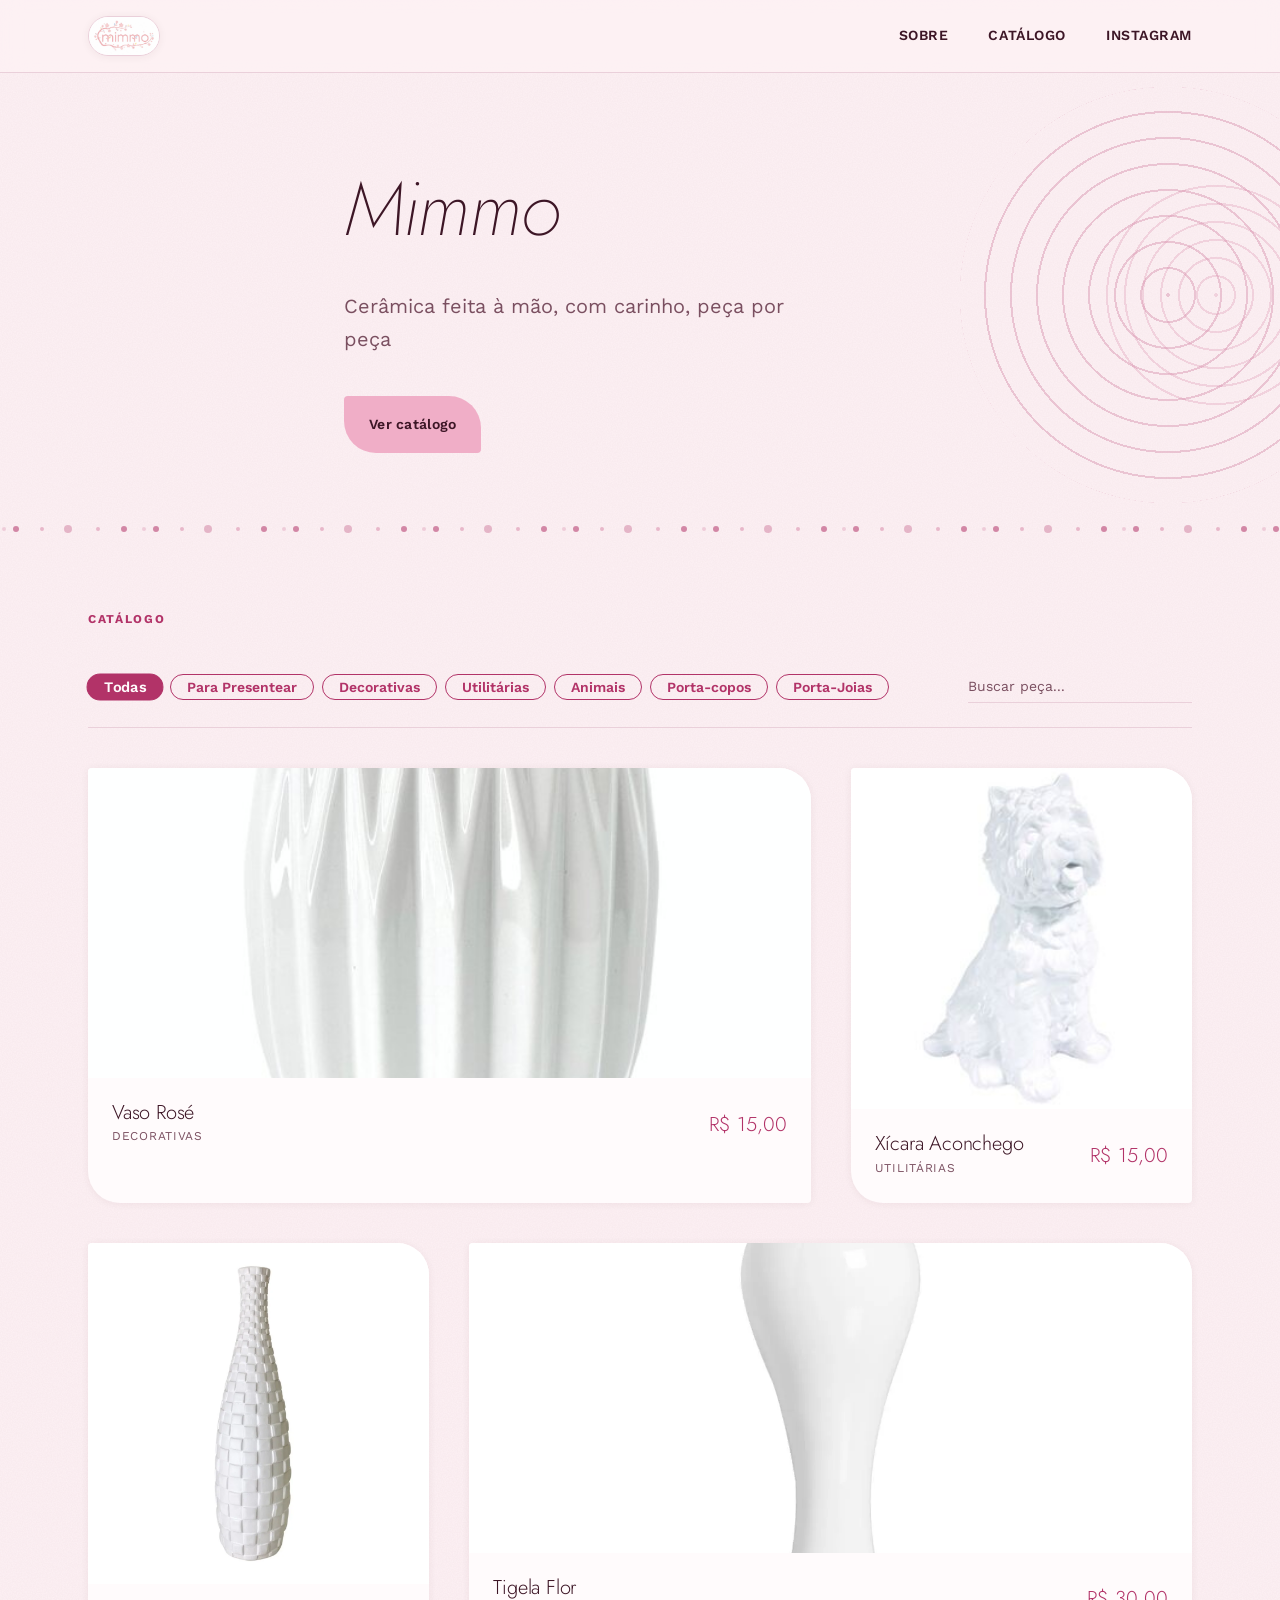
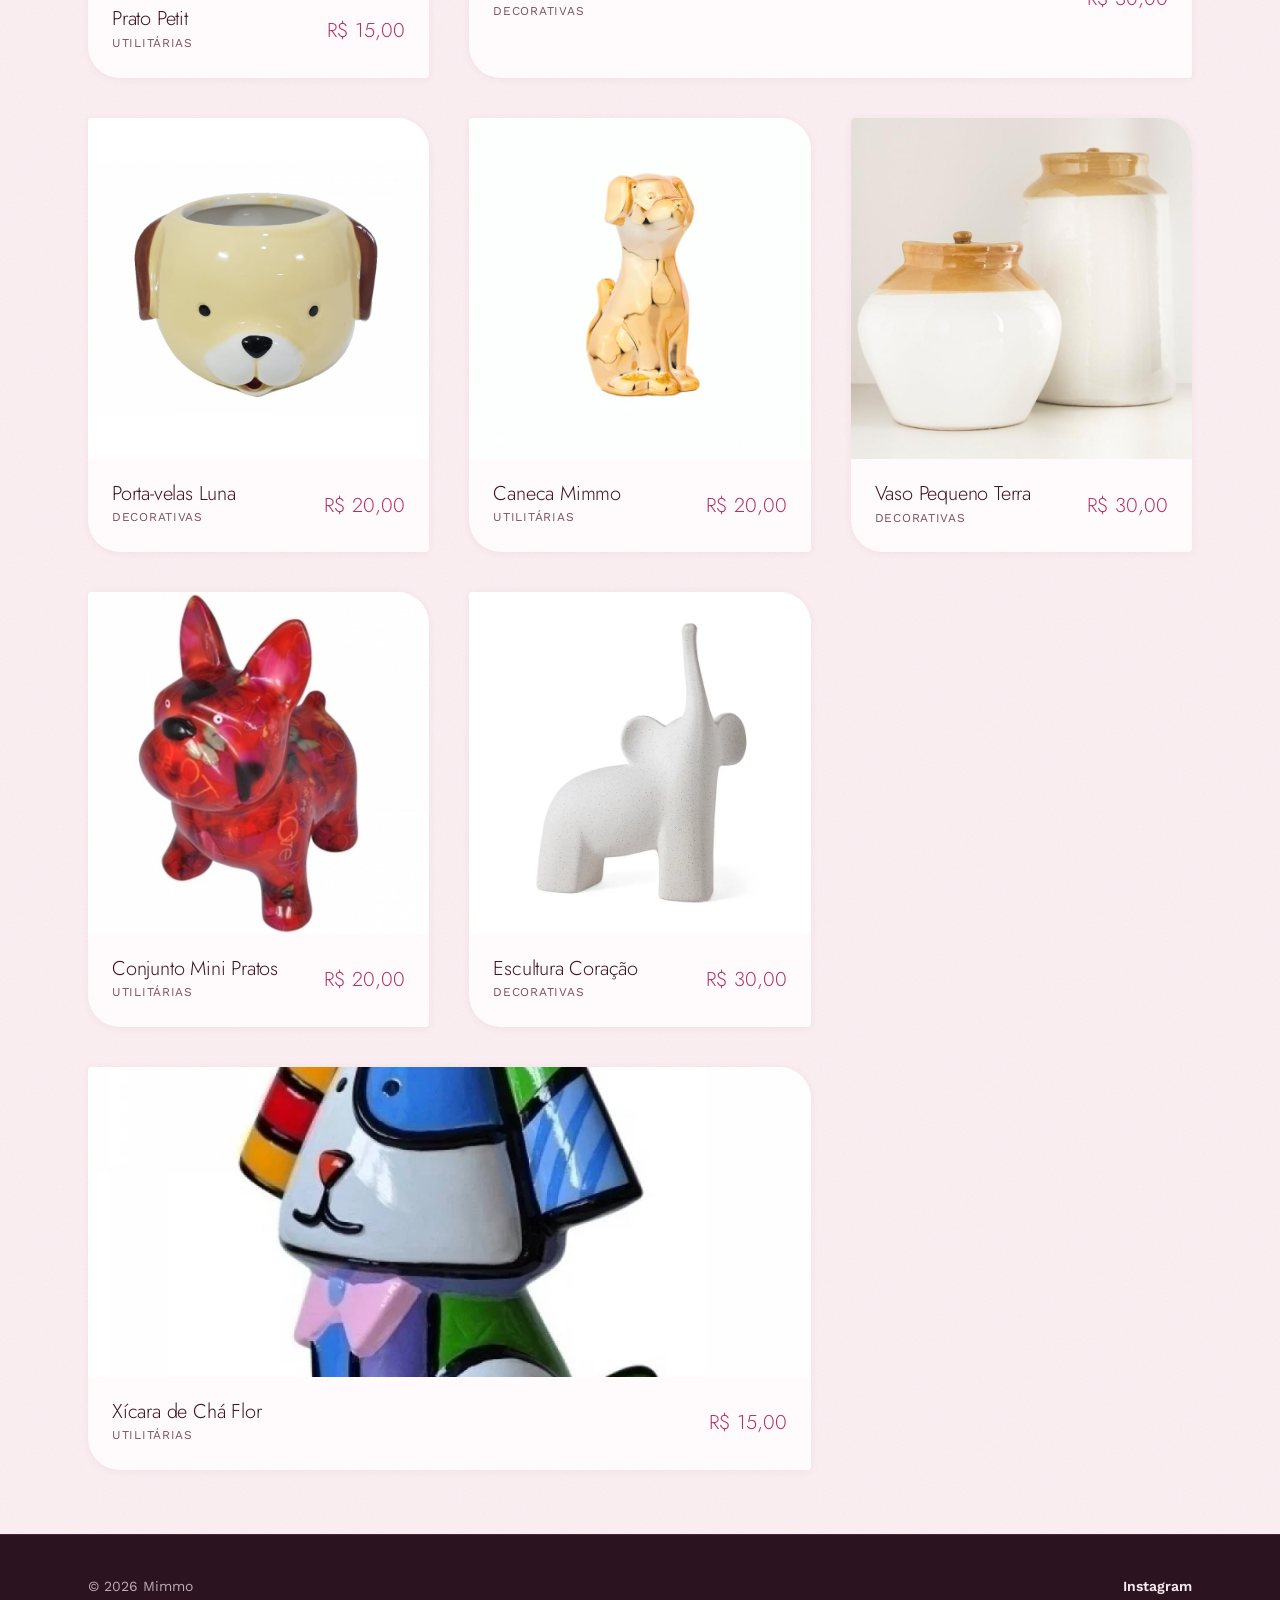
<file: index.html>
<!doctype html>
<html lang="pt-BR">
  <head>
    <meta charset="UTF-8" />
    <meta name="viewport" content="width=device-width, initial-scale=1.0" />
    <title>Mimmo — Cerâmica feita à mão</title>
    <meta
      name="description"
      content="Catálogo de peças de cerâmica feitas à mão pela Mimmo: vasos, xícaras e peças decorativas, disponíveis ou sob encomenda."
    />
    <meta property="og:title" content="Mimmo — Cerâmica feita à mão" />
    <meta
      property="og:description"
      content="Catálogo de peças de cerâmica feitas à mão, com carinho, peça por peça."
    />
    <meta property="og:type" content="website" />
    <meta property="og:locale" content="pt_BR" />
    <!-- og:image fica pendente até haver fotos reais e deploy público
         (ADR-0006) — uma URL relativa ou de placeholder não funciona bem
         compartilhada em redes sociais. -->
    <link rel="icon" type="image/jpeg" href="assets/imagens/site/logo.jpeg" />
    <link rel="stylesheet" href="assets/css/base.css" />
    <link rel="stylesheet" href="assets/css/layout.css" />
    <link rel="stylesheet" href="assets/css/componentes.css" />
  </head>
  <body>
    <header class="cabecalho">
      <div class="cabecalho__conteudo container">
        <a href="index.html" class="logo">
          <img src="assets/imagens/site/logo.jpeg" data-nome-loja alt="Mimmo" />
        </a>

        <button
          class="botao-menu"
          type="button"
          data-botao-menu
          aria-expanded="false"
          aria-controls="nav-principal"
        >
          <span class="sr-only">Abrir menu</span>
          <span class="botao-menu__linha" aria-hidden="true"></span>
          <span class="botao-menu__linha" aria-hidden="true"></span>
          <span class="botao-menu__linha" aria-hidden="true"></span>
        </button>

        <nav
          class="nav"
          id="nav-principal"
          data-nav
          aria-label="Navegação principal"
        >
          <a href="sobre.html">Sobre</a>
          <a href="#catalogo">Catálogo</a>
          <a href="#" data-link-instagram target="_blank" rel="noopener noreferrer">Instagram</a>
        </nav>
      </div>
    </header>

    <main>
      <section class="hero">
        <div class="hero__disco" aria-hidden="true"></div>
        <div class="hero__disco hero__disco--interno" aria-hidden="true"></div>
        <div class="container hero__conteudo">
          <h1 data-nome-loja>Mimmo</h1>
          <p class="hero__posicionamento" data-posicionamento>
            Cerâmica feita à mão, com carinho, peça por peça
          </p>
          <div class="hero__acoes">
            <a href="#catalogo" class="botao botao--primario">Ver catálogo</a>
          </div>
        </div>
      </section>

      <div class="divisor-argila" aria-hidden="true"></div>

      <section class="catalogo" id="catalogo">
        <div class="container">
          <div class="catalogo__cabecalho">
            <span class="etiqueta">Catálogo</span>
            <!-- <h2>Peças disponíveis e sob encomenda</h2> -->
          </div>

          <div class="filtros">
            <div class="filtros__lista" data-lista-filtros></div>
            <input
              type="search"
              class="campo-busca"
              data-campo-busca
              placeholder="Buscar peça..."
              aria-label="Buscar peça pelo nome ou descrição"
            />
          </div>

          <div class="grade-produtos" data-grade-catalogo></div>
          <p class="catalogo-vazio" data-catalogo-vazio hidden>
            Nenhuma peça encontrada para sua busca.
          </p>
        </div>
      </section>
    </main>

    <footer class="rodape">
      <div class="container rodape__conteudo">
        <p>&copy; 2026 <span data-nome-loja>Mimmo</span></p>
        <div class="rodape__links">
          <a href="#" data-link-instagram target="_blank" rel="noopener noreferrer">Instagram</a>
        </div>
      </div>
    </footer>

    <dialog class="modal-produto" data-modal-produto aria-labelledby="modal-produto-titulo">
      <button type="button" class="modal-produto__fechar" data-modal-fechar aria-label="Fechar">
        &times;
      </button>

      <div class="modal-produto__galeria-principal">
        <img data-modal-imagem-principal alt="" />
      </div>

      <div class="modal-produto__miniaturas" data-modal-galeria></div>

      <div class="modal-produto__corpo">
        <p class="modal-produto__categoria" data-modal-categoria></p>
        <h2 id="modal-produto-titulo" data-modal-nome></h2>
        <p data-modal-descricao></p>

        <dl class="modal-produto__specs">
          <div data-modal-linha-medidas hidden>
            <dt>Medidas</dt>
            <dd data-valor></dd>
          </div>
        </dl>

        <span class="tag-preco" data-modal-preco></span>

        <a
          href="#"
          class="botao botao--primario"
          data-modal-contato
          target="_blank"
          rel="noopener noreferrer"
          >Tenho interesse</a
        >
      </div>
    </dialog>

    <script type="module" src="assets/js/inicio.js"></script>
  </body>
</html>
</file>
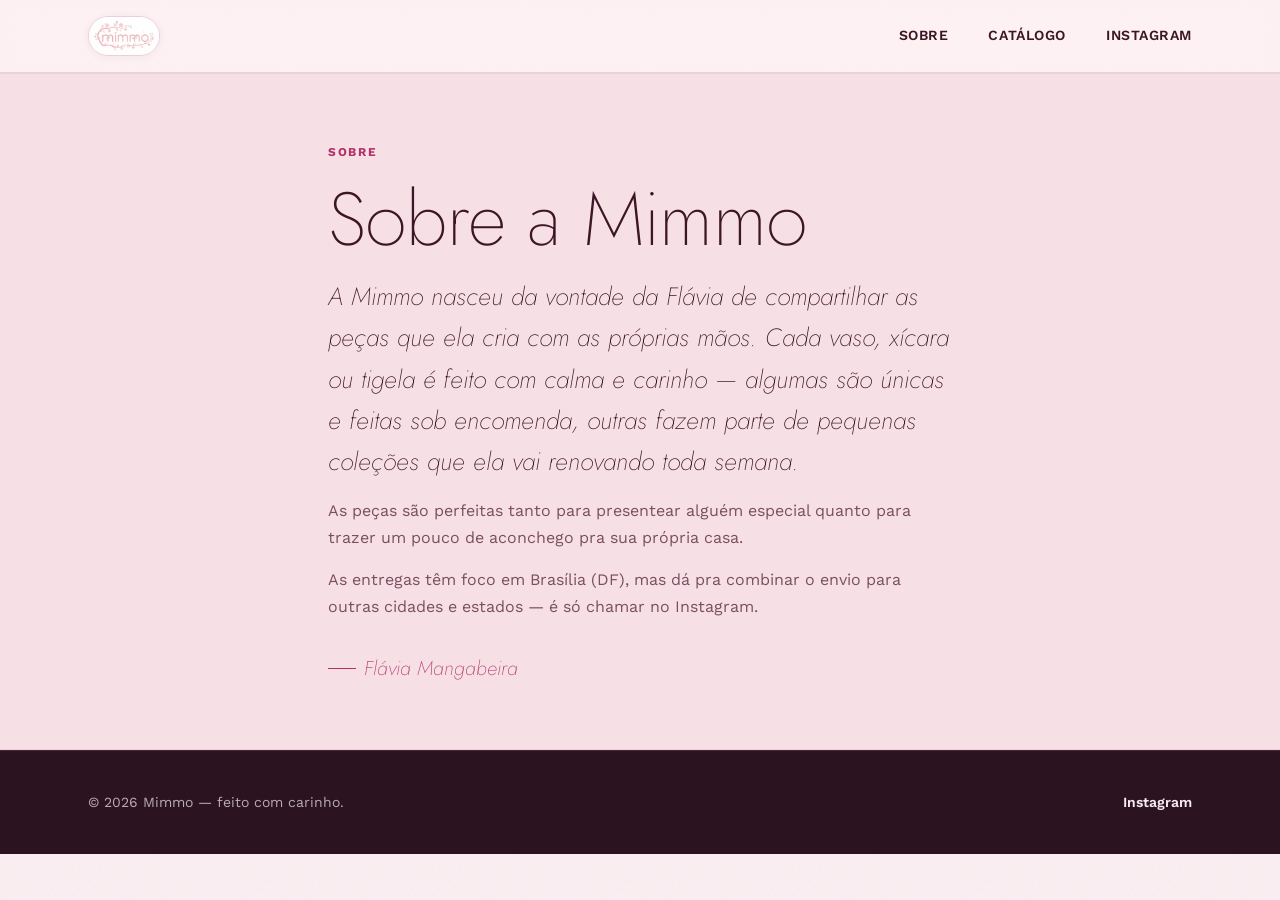
<file: sobre.html>
<!doctype html>
<html lang="pt-BR">
  <head>
    <meta charset="UTF-8" />
    <meta name="viewport" content="width=device-width, initial-scale=1.0" />
    <title>Sobre — Mimmo</title>
    <meta
      name="description"
      content="Conheça a Flávia Mangabeira e a história por trás da Mimmo, cerâmica feita à mão com carinho, peça por peça."
    />
    <meta property="og:title" content="Sobre — Mimmo" />
    <meta
      property="og:description"
      content="Conheça a Flávia Mangabeira e a história por trás da Mimmo."
    />
    <meta property="og:type" content="website" />
    <meta property="og:locale" content="pt_BR" />
    <!-- og:image fica pendente até haver fotos reais e deploy público
         (ADR-0006) — uma URL relativa ou de placeholder não funciona bem
         compartilhada em redes sociais. -->
    <link rel="icon" type="image/jpeg" href="assets/imagens/site/logo.jpeg" />
    <link rel="stylesheet" href="assets/css/base.css" />
    <link rel="stylesheet" href="assets/css/layout.css" />
    <link rel="stylesheet" href="assets/css/componentes.css" />
  </head>
  <body>
    <header class="cabecalho">
      <div class="cabecalho__conteudo container">
        <a href="index.html" class="logo">
          <img src="assets/imagens/site/logo.jpeg" data-nome-loja alt="Mimmo" />
        </a>

        <button
          class="botao-menu"
          type="button"
          data-botao-menu
          aria-expanded="false"
          aria-controls="nav-principal"
        >
          <span class="sr-only">Abrir menu</span>
          <span class="botao-menu__linha" aria-hidden="true"></span>
          <span class="botao-menu__linha" aria-hidden="true"></span>
          <span class="botao-menu__linha" aria-hidden="true"></span>
        </button>

        <nav
          class="nav"
          id="nav-principal"
          data-nav
          aria-label="Navegação principal"
        >
          <a href="sobre.html">Sobre</a>
          <a href="index.html#catalogo">Catálogo</a>
          <a href="#" data-link-instagram target="_blank" rel="noopener noreferrer">Instagram</a>
        </nav>
      </div>
    </header>

    <main>
      <section class="sobre" id="sobre">
        <div class="container sobre__conteudo">
          <span class="etiqueta">Sobre</span>
          <h1>Sobre a <span data-nome-loja>Mimmo</span></h1>
          <div data-sobre-texto></div>
          <span class="sobre__assinatura">Flávia Mangabeira</span>
        </div>
      </section>
    </main>

    <footer class="rodape">
      <div class="container rodape__conteudo">
        <p>&copy; 2026 <span data-nome-loja>Mimmo</span> — feito com carinho.</p>
        <div class="rodape__links">
          <a href="#" data-link-instagram target="_blank" rel="noopener noreferrer">Instagram</a>
        </div>
      </div>
    </footer>

    <script type="module" src="assets/js/sobre.js"></script>
  </body>
</html>
</file>
<file: assets/css/base.css>
/*
  Mimmo — tokens base (cor, tipografia, forma).
  Direção: ateliê de cerâmica, paleta em tons de rosa, papel/linho.
  Camadas seguintes (layout.css, componentes.css) consomem estas variáveis
  e não devem declarar cor/fonte cruas.
*/

@import url("https://fonts.googleapis.com/css2?family=Jost:ital,wght@0,200;0,300;0,400;1,200;1,300&family=Work+Sans:ital,wght@0,400;0,500;0,600;0,700;1,400&display=swap");

:root {
  /* Cor — paleta em tons de rosa (2026-07-09, decisão do usuário) */
  --cor-fundo: #fdf1f4;
  --cor-fundo-painel: #f7dfe6;
  --cor-superficie: #fffbfc;
  --cor-primaria: #f0aec7;
  --cor-acento: #b23368;
  --cor-acento-escuro: #8c2350;
  --cor-rosa-secundaria: #d98baa;
  --cor-texto: #3d1626;
  --cor-texto-suave: #7a4f60;
  --cor-borda: #ead0da;

  --cor-escuro: #2b1420;
  --cor-escuro-texto: #f8e9ef;
  --cor-escuro-borda: #4a2434;

  /* Textura de grão sobre o fundo — lembra papel/linho de ateliê,
     evita o "chapado" de CSS puro. */
  --textura-grao: url("data:image/svg+xml,%3Csvg xmlns='http://www.w3.org/2000/svg' width='180' height='180'%3E%3Cfilter id='n'%3E%3CfeTurbulence type='fractalNoise' baseFrequency='0.8' numOctaves='3' stitchTiles='stitch'/%3E%3CfeColorMatrix type='matrix' values='0 0 0 0 0.24 0 0 0 0 0.09 0 0 0 0 0.15 0 0 0 0.05 0'/%3E%3C/filter%3E%3Crect width='100%25' height='100%25' filter='url(%23n)'/%3E%3C/svg%3E");

  /* Sombra — tom derivado de --cor-texto, nunca cinza puro */
  --sombra-suave: 0 1px 8px rgba(61, 22, 38, 0.06);
  --sombra-elevada: 0 10px 24px rgba(61, 22, 38, 0.12);

  /* Tipografia — geométrica delicada (Jost) + humanista (Work Sans) */
  --fonte-display: "Jost", "Century Gothic", sans-serif;
  --fonte-corpo: "Work Sans", system-ui, sans-serif;

  --texto-xs: 0.75rem;
  --texto-sm: 0.875rem;
  --texto-base: 1rem;
  --texto-lg: 1.25rem;
  --texto-xl: 1.563rem;
  --texto-2xl: 1.953rem;
  --texto-3xl: 2.75rem;
  --texto-4xl: clamp(2.75rem, 4vw + 1.5rem, 5.5rem);

  /* Espaçamento */
  --espaco-1: 0.25rem;
  --espaco-2: 0.5rem;
  --espaco-3: 1rem;
  --espaco-4: 1.5rem;
  --espaco-5: 2.5rem;
  --espaco-6: 4rem;
  --espaco-7: 6rem;

  /* Forma — cantos assimétricos, como peça torneada à mão */
  --raio-organico: 4px 32px 4px 32px;
  --raio-organico-alt: 32px 4px 32px 4px;
}

*,
*::before,
*::after {
  box-sizing: border-box;
}

html {
  font-size: 100%;
  scroll-behavior: smooth;
}

body {
  margin: 0;
  background-color: var(--cor-fundo);
  background-image: var(--textura-grao);
  color: var(--cor-texto);
  font-family: var(--fonte-corpo);
  font-size: var(--texto-base);
  line-height: 1.65;
  -webkit-font-smoothing: antialiased;
}

h1,
h2,
h3 {
  font-family: var(--fonte-display);
  font-weight: 200;
  line-height: 1.08;
  letter-spacing: -0.01em;
  margin: 0 0 var(--espaco-3);
  color: var(--cor-texto);
}

h1 {
  font-size: var(--texto-4xl);
}
h2 {
  font-size: var(--texto-3xl);
}
h3 {
  font-size: var(--texto-xl);
  font-weight: 300;
}

p {
  margin: 0 0 var(--espaco-3);
}

a {
  color: var(--cor-acento);
  text-decoration-thickness: 1.5px;
  text-underline-offset: 3px;
}

a:hover {
  color: var(--cor-acento-escuro);
}

img {
  max-width: 100%;
  display: block;
}

button {
  font-family: inherit;
}

.etiqueta {
  display: inline-block;
  font-family: var(--fonte-corpo);
  font-size: var(--texto-xs);
  font-weight: 700;
  letter-spacing: 0.14em;
  text-transform: uppercase;
  color: var(--cor-acento);
  margin-bottom: var(--espaco-3);
}

/* Foco visível consistente — SPEC-0004, acessibilidade */
:focus-visible {
  outline: 2px solid var(--cor-acento);
  outline-offset: 3px;
  border-radius: 4px;
}

::selection {
  background-color: var(--cor-primaria);
  color: var(--cor-texto);
}

@keyframes entrar-suave {
  from {
    opacity: 0;
    transform: translateY(1rem);
  }
  to {
    opacity: 1;
    transform: translateY(0);
  }
}

@keyframes girar-lento {
  to {
    rotate: 360deg;
  }
}

.sr-only {
  position: absolute;
  width: 1px;
  height: 1px;
  padding: 0;
  margin: -1px;
  overflow: hidden;
  clip: rect(0, 0, 0, 0);
  white-space: nowrap;
  border: 0;
}

@media (prefers-reduced-motion: reduce) {
  html {
    scroll-behavior: auto;
  }
  *,
  *::before,
  *::after {
    animation-duration: 0.01ms !important;
    animation-iteration-count: 1 !important;
    transition-duration: 0.01ms !important;
    scroll-behavior: auto !important;
  }
}
</file>
<file: assets/css/layout.css>
/*
  Mimmo — layout: header, hero, seções, rodapé.
  Consome tokens de base.css. Mobile-first.
*/

.container {
  width: 100%;
  max-width: 72rem;
  margin-inline: auto;
  padding-inline: var(--espaco-4);
}

/* Cabeçalho */

.cabecalho {
  position: sticky;
  top: 0;
  z-index: 20;
  background-color: rgba(253, 241, 244, 0.85);
  backdrop-filter: blur(10px);
  border-bottom: 1px solid var(--cor-borda);
}

.cabecalho__conteudo {
  display: flex;
  align-items: center;
  justify-content: space-between;
  padding-block: var(--espaco-3);
}

.logo {
  display: inline-flex;
  align-items: center;
}

.logo img {
  display: block;
  height: 2.5rem;
  width: auto;
  border-radius: 999px;
  border: 1.5px solid var(--cor-borda);
  box-shadow: var(--sombra-suave);
}

.botao-menu {
  display: flex;
  flex-direction: column;
  justify-content: center;
  gap: 5px;
  width: 2.5rem;
  height: 2.5rem;
  padding: 0;
  background: none;
  border: none;
  cursor: pointer;
  transition: transform 0.15s ease;
}

.botao-menu:active {
  transform: scale(0.9);
}

.botao-menu__linha {
  display: block;
  width: 100%;
  height: 2px;
  background-color: var(--cor-texto);
  border-radius: 2px;
  transition: translate 0.25s ease, rotate 0.25s ease, opacity 0.2s ease;
}

.botao-menu[aria-expanded="true"] .botao-menu__linha:nth-child(2) {
  translate: 0 7px;
  rotate: 45deg;
}

.botao-menu[aria-expanded="true"] .botao-menu__linha:nth-child(3) {
  opacity: 0;
}

.botao-menu[aria-expanded="true"] .botao-menu__linha:nth-child(4) {
  translate: 0 -7px;
  rotate: -45deg;
}

.nav {
  display: none;
  position: absolute;
  top: 100%;
  left: 0;
  right: 0;
  flex-direction: column;
  gap: var(--espaco-3);
  padding: var(--espaco-4);
  background-color: var(--cor-fundo);
  border-bottom: 1px solid var(--cor-borda);
  opacity: 0;
  translate: 0 -0.5rem;
  transition: opacity 0.2s ease, translate 0.2s ease, display 0.2s allow-discrete;
}

.nav--aberta {
  display: flex;
  opacity: 1;
  translate: 0 0;
}

@starting-style {
  .nav--aberta {
    opacity: 0;
    translate: 0 -0.5rem;
  }
}

.nav a {
  color: var(--cor-texto);
  text-decoration: none;
  font-weight: 600;
  font-size: var(--texto-sm);
  letter-spacing: 0.04em;
  text-transform: uppercase;
}

.nav a:hover {
  color: var(--cor-acento);
}

@media (min-width: 48rem) {
  .botao-menu {
    display: none;
  }

  .nav {
    display: flex;
    position: static;
    flex-direction: row;
    align-items: center;
    gap: var(--espaco-5);
    padding: 0;
    border: none;
    background: none;
    opacity: 1;
    translate: 0 0;
  }
}

/* Hero */

.hero {
  position: relative;
  overflow: hidden;
  padding-block: var(--espaco-7) var(--espaco-6);
}

.hero__conteudo {
  position: relative;
  z-index: 1;
  display: flex;
  flex-direction: column;
  gap: var(--espaco-4);
  max-width: 40rem;
}

.hero__conteudo > * {
  animation: entrar-suave 0.8s cubic-bezier(0.16, 1, 0.3, 1) both;
}

.hero__conteudo > *:nth-child(1) {
  animation-delay: 0.05s;
}
.hero__conteudo > *:nth-child(2) {
  animation-delay: 0.18s;
}
.hero__conteudo > *:nth-child(3) {
  animation-delay: 0.32s;
}

.hero h1 {
  font-style: italic;
  font-size: var(--texto-4xl);
}

.hero__posicionamento {
  font-size: var(--texto-lg);
  color: var(--cor-texto-suave);
  max-width: 28rem;
}

.hero__acoes {
  display: flex;
  flex-wrap: wrap;
  gap: var(--espaco-3);
}

/* Disco de torno — motivo decorativo do estúdio de cerâmica */
.hero__disco {
  position: absolute;
  top: 50%;
  right: -6rem;
  translate: 0 -50%;
  width: 26rem;
  height: 26rem;
  max-width: 60vw;
  max-height: 60vw;
  border-radius: 50%;
  background: repeating-radial-gradient(
    circle at 50% 50%,
    var(--cor-acento) 0 2px,
    transparent 2px 26px
  );
  opacity: 0.22;
  animation: girar-lento 90s linear infinite;
  pointer-events: none;
}

.hero__disco--interno {
  right: -3rem;
  width: 14rem;
  height: 14rem;
  max-width: 40vw;
  max-height: 40vw;
  background: repeating-radial-gradient(circle at 50% 50%, var(--cor-rosa-secundaria) 0 2px, transparent 2px 18px);
  opacity: 0.28;
  animation-duration: 60s;
  animation-direction: reverse;
}

@media (max-width: 47.99rem) {
  .hero__disco {
    opacity: 0.14;
  }
}

/* Divisor de contas de argila entre seções */
.divisor-argila {
  height: 1.5rem;
  background-image: url("data:image/svg+xml,%3Csvg xmlns='http://www.w3.org/2000/svg' width='140' height='24' viewBox='0 0 140 24'%3E%3Ccircle cx='6' cy='12' r='3' fill='%23B23368'/%3E%3Ccircle cx='32' cy='12' r='2' fill='%23D98BAA'/%3E%3Ccircle cx='58' cy='12' r='4' fill='%23B23368' opacity='0.55'/%3E%3Ccircle cx='88' cy='12' r='2' fill='%23D98BAA'/%3E%3Ccircle cx='114' cy='12' r='3' fill='%23B23368'/%3E%3Ccircle cx='134' cy='12' r='2' fill='%23D98BAA' opacity='0.6'/%3E%3C/svg%3E");
  background-repeat: repeat-x;
  background-position: center;
  background-size: auto 100%;
  opacity: 0.55;
}

/* Seção Sobre */

.sobre {
  position: relative;
  background-color: var(--cor-fundo-painel);
  padding-block: var(--espaco-6);
  border-block: 1px solid var(--cor-borda);
}

.sobre__conteudo {
  max-width: 42rem;
}

.sobre__conteudo .sobre__lead {
  font-family: var(--fonte-display);
  font-style: italic;
  font-size: var(--texto-xl);
  font-weight: 200;
  color: var(--cor-texto);
}

.sobre__conteudo p {
  color: var(--cor-texto-suave);
}

.sobre__assinatura {
  display: inline-flex;
  align-items: center;
  gap: var(--espaco-2);
  margin-top: var(--espaco-3);
  font-family: var(--fonte-display);
  font-style: italic;
  font-weight: 200;
  font-size: var(--texto-lg);
  color: var(--cor-acento);
}

.sobre__assinatura::before {
  content: "";
  width: 1.75rem;
  height: 1.5px;
  background-color: var(--cor-acento);
}

/* Página do catálogo */

.catalogo {
  padding-block: var(--espaco-6);
}

.catalogo__cabecalho {
  margin-bottom: var(--espaco-4);
}

.catalogo__cabecalho h2 {
  max-width: 30rem;
}

.grade-produtos {
  display: grid;
  grid-template-columns: 1fr;
  gap: var(--espaco-5);
}

@media (min-width: 40rem) {
  .grade-produtos {
    grid-template-columns: repeat(2, 1fr);
  }
}

@media (min-width: 64rem) {
  .grade-produtos {
    grid-template-columns: repeat(3, 1fr);
  }

  .card-produto--destaque {
    grid-column: span 2;
  }

  .card-produto--destaque .card-produto__figura {
    aspect-ratio: 21 / 9;
  }
}

/* Rodapé */

.rodape {
  background-color: var(--cor-escuro);
  color: var(--cor-escuro-texto);
  border-top: 1px solid var(--cor-escuro-borda);
  padding-block: var(--espaco-5);
}

.rodape__conteudo {
  display: flex;
  flex-direction: column;
  gap: var(--espaco-3);
  align-items: center;
  text-align: center;
  font-size: var(--texto-sm);
  color: rgba(248, 233, 239, 0.7);
}

.rodape__conteudo p {
  margin: 0;
}

.rodape__links {
  display: flex;
  gap: var(--espaco-4);
}

.rodape__links a {
  color: var(--cor-escuro-texto);
  font-weight: 600;
  text-decoration: none;
  text-underline-offset: 3px;
}

.rodape__links a:hover {
  text-decoration: underline;
  color: var(--cor-escuro-texto);
}

@media (min-width: 40rem) {
  .rodape__conteudo {
    flex-direction: row;
    justify-content: space-between;
    text-align: left;
  }
}
</file>
<file: assets/css/componentes.css>
/*
  Mimmo — componentes: botões, card de produto, filtros, modal.
  Consome tokens de base.css.
*/

.botao {
  display: inline-block;
  padding: var(--espaco-3) var(--espaco-4);
  font-weight: 600;
  font-size: var(--texto-sm);
  letter-spacing: 0.02em;
  text-decoration: none;
  border: 1.5px solid transparent;
  border-radius: var(--raio-organico);
  transition: transform 0.15s ease, background-color 0.15s ease, color 0.15s ease, border-color 0.15s ease;
}

.botao--primario {
  background-color: var(--cor-primaria);
  color: var(--cor-texto);
}

.botao--primario:hover {
  background-color: var(--cor-acento);
  color: var(--cor-superficie);
  transform: translateY(-2px);
}

.botao--secundario {
  background-color: transparent;
  border-color: var(--cor-acento);
  color: var(--cor-acento);
}

.botao--secundario:hover {
  background-color: var(--cor-acento);
  color: var(--cor-superficie);
  transform: translateY(-2px);
}

/* Card de produto */

.card-produto {
  display: block;
  cursor: pointer;
  background-color: var(--cor-superficie);
  border-radius: var(--raio-organico);
  box-shadow: var(--sombra-suave);
  text-decoration: none;
  color: var(--cor-texto);
  overflow: hidden;
  transition: transform 0.25s cubic-bezier(0.16, 1, 0.3, 1), box-shadow 0.25s ease;
  animation: entrar-suave 0.6s cubic-bezier(0.16, 1, 0.3, 1) both;
}

.card-produto:nth-child(3n + 1) {
  animation-delay: 0.05s;
}
.card-produto:nth-child(3n + 2) {
  animation-delay: 0.12s;
}
.card-produto:nth-child(3n + 3) {
  animation-delay: 0.19s;
}

.card-produto:hover {
  transform: translateY(-6px) rotate(-0.3deg);
  box-shadow: var(--sombra-elevada);
}

.card-produto__figura {
  aspect-ratio: 1 / 1;
  overflow: hidden;
  background-color: var(--cor-fundo-painel);
}

.card-produto__figura img {
  width: 100%;
  height: 100%;
  object-fit: cover;
  transition: transform 0.5s cubic-bezier(0.16, 1, 0.3, 1), filter 0.4s ease;
}

.card-produto:hover .card-produto__figura img {
  transform: scale(1.06);
}

.card-produto__corpo {
  position: relative;
  display: flex;
  align-items: center;
  justify-content: space-between;
  gap: var(--espaco-3);
  padding: var(--espaco-4);
}

.card-produto__texto {
  min-width: 0;
}

.card-produto__nome {
  font-size: var(--texto-lg);
  margin-bottom: var(--espaco-1);
}

.card-produto__categoria {
  color: var(--cor-texto-suave);
  font-size: var(--texto-xs);
  letter-spacing: 0.06em;
  text-transform: uppercase;
  margin-bottom: 0;
}

/* Preço — número em destaque, mesmo estilo no card e no modal */

.tag-preco {
  flex-shrink: 0;
  font-family: var(--fonte-display);
  font-weight: 300;
  font-size: var(--texto-lg);
  line-height: 1;
  color: var(--cor-acento);
}

/* Categorias e busca (SPEC-0001 RF-02, RF-03) */

.filtros {
  display: flex;
  flex-wrap: wrap;
  gap: var(--espaco-3);
  align-items: center;
  justify-content: space-between;
  padding-bottom: var(--espaco-4);
  border-bottom: 1px solid var(--cor-borda);
  margin-bottom: var(--espaco-5);
}

.filtros__lista {
  display: flex;
  flex-wrap: wrap;
  gap: var(--espaco-2);
}

.filtro-item {
  padding: var(--espaco-1) var(--espaco-3);
  border: 1.5px solid var(--cor-acento);
  border-radius: 999px;
  background-color: transparent;
  color: var(--cor-acento);
  font-weight: 600;
  font-size: var(--texto-sm);
  cursor: pointer;
  transition: background-color 0.2s ease, color 0.2s ease, transform 0.15s ease;
}

.filtro-item:hover {
  background-color: rgba(178, 51, 104, 0.08);
}

.filtro-item[aria-pressed="true"] {
  background-color: var(--cor-acento);
  color: var(--cor-superficie);
  transform: scale(1.04);
}

.campo-busca {
  padding: var(--espaco-2) 0;
  border: none;
  border-bottom: 1.5px solid var(--cor-borda);
  border-radius: 0;
  background-color: transparent;
  color: var(--cor-texto);
  font-family: var(--fonte-corpo);
  font-size: var(--texto-sm);
  min-width: 14rem;
  transition: border-color 0.2s ease;
}

.campo-busca:focus-visible {
  border-color: var(--cor-acento);
  outline: none;
}

.campo-busca::placeholder {
  color: var(--cor-texto-suave);
}

.catalogo-vazio {
  text-align: center;
  color: var(--cor-texto-suave);
  padding-block: var(--espaco-5);
  font-family: var(--fonte-display);
  font-style: italic;
  font-weight: 200;
  font-size: var(--texto-lg);
}

/* Modal de detalhe da peça (SPEC-0001 RF-04) */

.modal-produto {
  position: fixed;
  inset: 0;
  margin: auto;
  width: min(52rem, calc(100vw - var(--espaco-4) * 2));
  max-height: 85vh;
  overflow-y: auto;
  border: none;
  border-radius: var(--raio-organico);
  background-color: var(--cor-superficie);
  color: var(--cor-texto);
  box-shadow: var(--sombra-elevada);
  padding: 0;
  transition: opacity 0.3s ease, transform 0.3s ease, overlay 0.3s ease allow-discrete,
    display 0.3s ease allow-discrete;
  opacity: 1;
  transform: scale(1) translateY(0);
}

.modal-produto::backdrop {
  background-color: rgba(43, 20, 32, 0.55);
  transition: opacity 0.3s ease, overlay 0.3s ease allow-discrete, display 0.3s ease allow-discrete;
  opacity: 1;
}

@starting-style {
  .modal-produto[open] {
    opacity: 0;
    transform: scale(0.96) translateY(0.5rem);
  }

  .modal-produto[open]::backdrop {
    opacity: 0;
  }
}

.modal-produto:not([open]) {
  opacity: 0;
  transform: scale(0.96) translateY(0.5rem);
}

@media (min-width: 40rem) {
  .modal-produto[open] {
    display: grid;
    grid-template-columns: minmax(0, 1fr) minmax(0, 1fr);
    align-items: start;
  }
}

.modal-produto__fechar {
  position: absolute;
  top: var(--espaco-3);
  right: var(--espaco-3);
  z-index: 2;
  display: flex;
  align-items: center;
  justify-content: center;
  width: 2.25rem;
  height: 2.25rem;
  border: none;
  border-radius: 999px;
  background-color: var(--cor-superficie);
  color: var(--cor-texto);
  font-size: var(--texto-lg);
  line-height: 1;
  cursor: pointer;
  box-shadow: var(--sombra-suave);
  transition: background-color 0.15s ease, transform 0.15s ease;
}

.modal-produto__fechar:hover {
  background-color: var(--cor-acento);
  color: var(--cor-superficie);
  transform: rotate(90deg);
}

.modal-produto__galeria-principal {
  position: relative;
  aspect-ratio: 1 / 1;
  overflow: hidden;
  background-color: var(--cor-fundo-painel);
}

@media (min-width: 40rem) {
  .modal-produto__galeria-principal {
    aspect-ratio: auto;
    height: 100%;
  }
}

.modal-produto__galeria-principal img {
  width: 100%;
  height: 100%;
  object-fit: cover;
}

.modal-produto__miniaturas {
  display: flex;
  gap: var(--espaco-2);
  padding: var(--espaco-3) var(--espaco-4) 0;
}

@media (min-width: 40rem) {
  .modal-produto__miniaturas {
    padding: 0 var(--espaco-3) var(--espaco-3);
    position: absolute;
    bottom: 0;
    left: 0;
  }
}

.modal-produto__miniatura {
  width: 3.25rem;
  height: 3.25rem;
  padding: 0;
  border: 1.5px solid var(--cor-superficie);
  border-radius: var(--espaco-1);
  overflow: hidden;
  cursor: pointer;
  background: none;
  box-shadow: var(--sombra-suave);
}

.modal-produto__miniatura img {
  width: 100%;
  height: 100%;
  object-fit: cover;
}

.modal-produto__corpo {
  padding: var(--espaco-5) var(--espaco-4) var(--espaco-4);
}

.modal-produto__corpo h2 {
  font-style: italic;
}

.modal-produto__categoria {
  color: var(--cor-texto-suave);
  font-size: var(--texto-xs);
  letter-spacing: 0.06em;
  text-transform: uppercase;
}

.modal-produto__specs {
  display: flex;
  flex-direction: column;
  gap: var(--espaco-1);
  margin: var(--espaco-3) 0;
  font-size: var(--texto-sm);
  padding-top: var(--espaco-3);
  border-top: 1px solid var(--cor-borda);
}

.modal-produto__specs > div {
  display: flex;
  gap: var(--espaco-2);
}

.modal-produto__specs dt {
  font-weight: 700;
  color: var(--cor-texto-suave);
}

.modal-produto__specs dd {
  margin: 0;
}

.modal-produto__corpo .tag-preco {
  margin-block: var(--espaco-3);
}

.modal-produto__corpo .botao {
  display: block;
  text-align: center;
}
</file>
